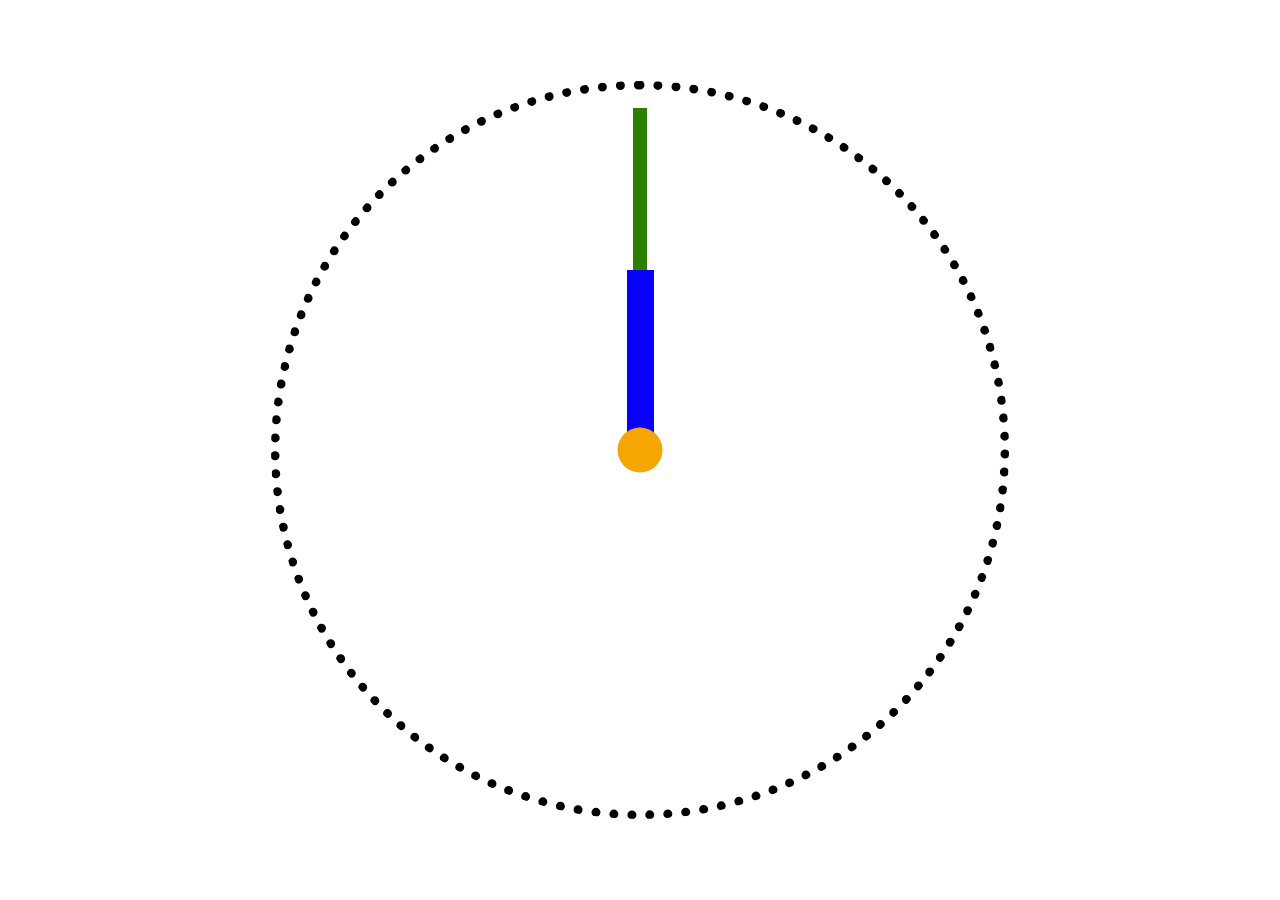
<file: index.html>
<!doctype html><html lang="en"><head><meta charset="utf-8"><meta name="viewport" content="width=device-width, user-scalable=no, initial-scale=1.0, maximum-scale=1.0, minimum-scale=1.0"><meta http-equiv="X-UA-Compatible" content="ie=edge"><title>Stop watch</title><link rel="stylesheet" href="index.909741d7.css"></head><body> <div class="stopwatch stopwatch--speed-up"> <div class="stopwatch__seconds-hand"></div> <div class="stopwatch__minutes-hand"></div> <div class="stopwatch__center"></div> </div> </body></html>
</file>
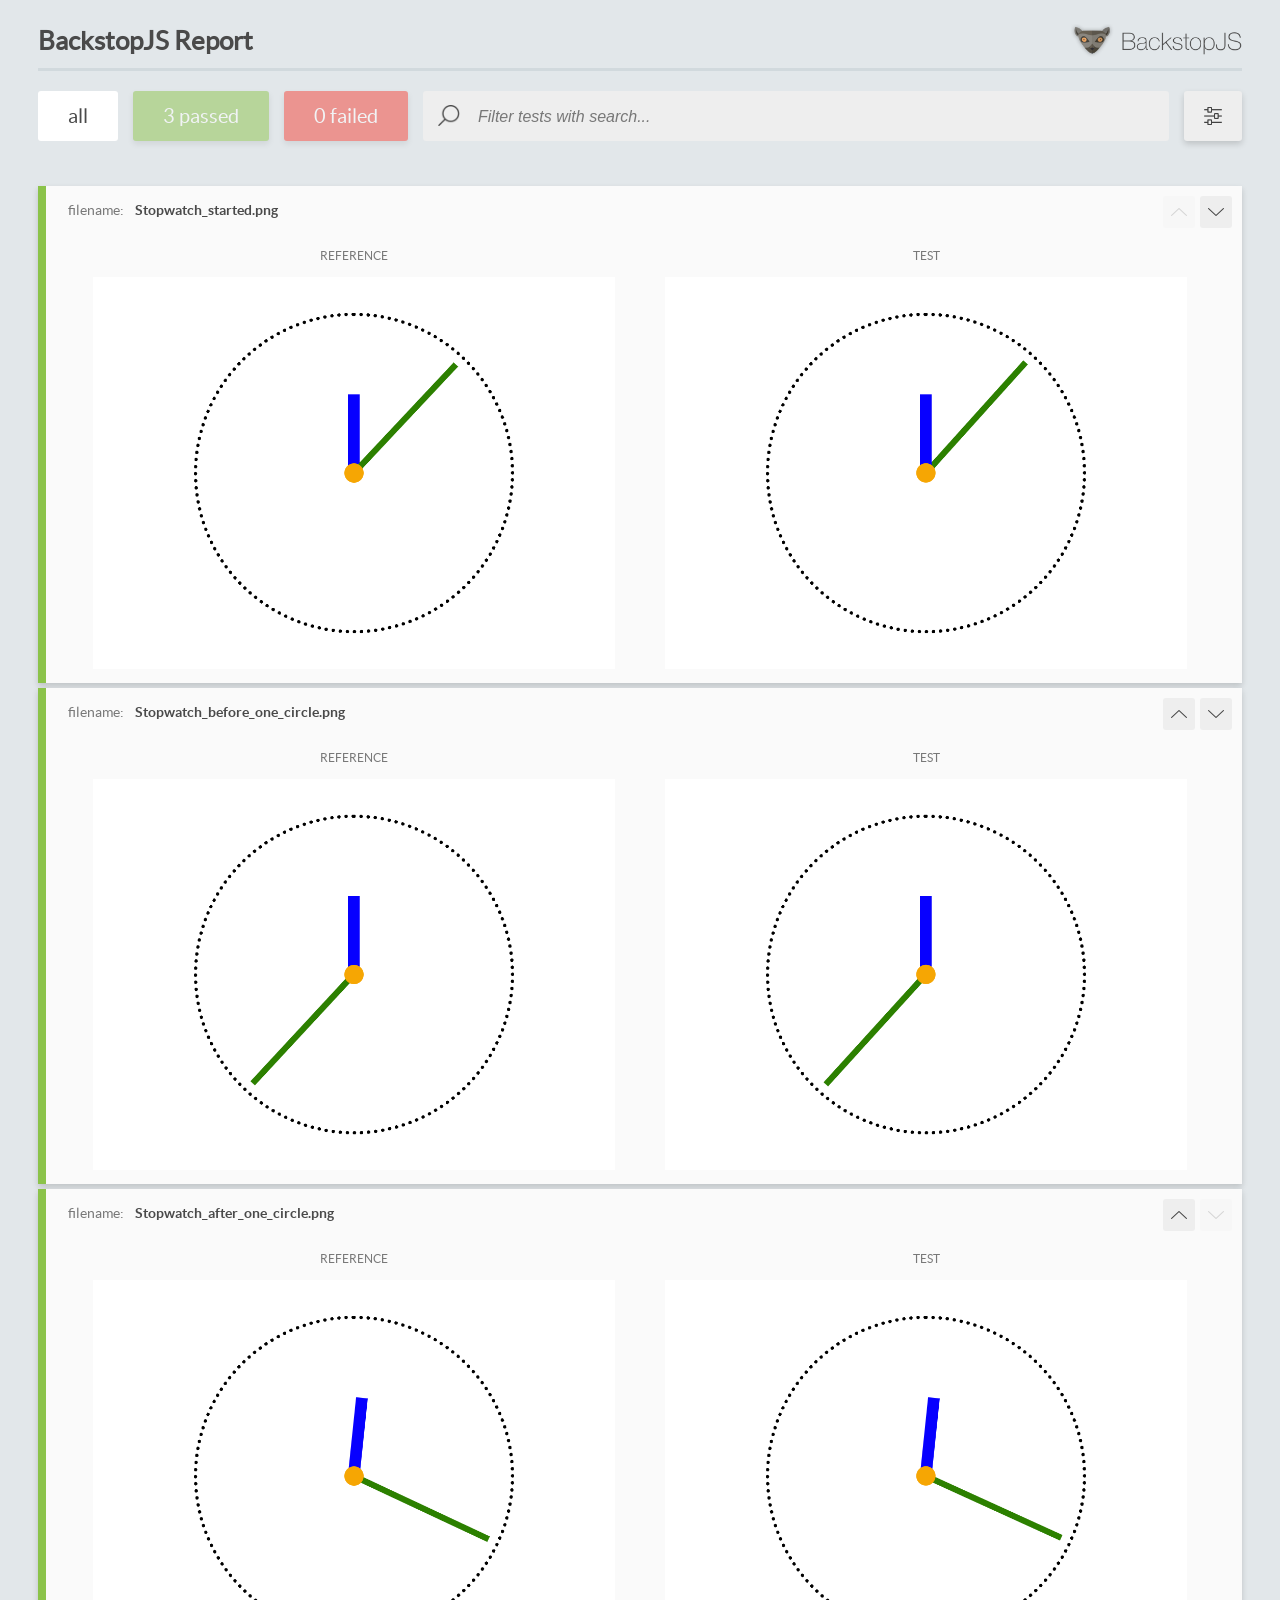
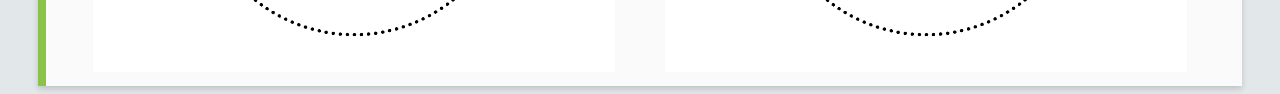
<file: report/html_report/index.html>
<!DOCTYPE html>
<html>
  <head>
    <meta charset="utf-8">
    <!-- Disable Cache -->
    <meta http-equiv="Cache-Control" content="no-cache, no-store, must-revalidate">
    <meta http-equiv="Pragma" content="no-cache">
    <meta http-equiv="Expires" content="0">

    <title>BackstopJS Report</title>

    <style>
      @font-face {
          font-family: 'latoregular';
          src: url('./assets/fonts/lato-regular-webfont.woff2') format('woff2'),
              url('./assets/fonts/lato-regular-webfont.woff') format('woff');
          font-weight: 400;
          font-style: normal;
      }
      @font-face {
          font-family: 'latobold';
          src: url('./assets/fonts/lato-bold-webfont.woff2') format('woff2'),
              url('./assets/fonts/lato-bold-webfont.woff') format('woff');
          font-weight: 700;
          font-style: normal;
      }

      .ReactModal__Body--open {
          overflow: hidden;
      }
      .ReactModal__Body--open .header {
        display: none;
      }

    </style>
  </head>
  <body style="background-color: #E2E7EA">
    <div id="root">

    </div>
    <script>
      function report (report) { // eslint-disable-line no-unused-vars
        window.tests = report;
      }
    </script>
    <script src="config.js"></script>
    <script src="index_bundle.js"></script>
  </body>
</html>
</file>
<file: index.909741d7.css>
body{justify-content:center;align-items:center;min-height:100vh;margin:0;display:flex}.stopwatch{border:1vmin dotted #000;border-radius:50%;width:80vmin;height:80vmin;position:relative}.stopwatch__seconds-hand{transform-origin:bottom;background-color:#2c8000;width:1.5vmin;height:38vmin;animation:60s linear infinite rotate;position:absolute;bottom:50%;left:calc(50% - .75vmin)}.stopwatch__minutes-hand{transform-origin:bottom;background-color:#0700ff;width:3vmin;height:20vmin;animation:3600s steps(60,end) infinite rotate;position:absolute;bottom:50%;left:calc(50% - 1.5vmin)}.stopwatch__center{background-color:#f6a603;border-radius:50%;width:5vmin;height:5vmin;position:absolute;top:50%;left:50%;transform:translate(-50%,-50%)}.stopwatch--speed-up .stopwatch__seconds-hand{animation-duration:10s}.stopwatch--speed-up .stopwatch__minutes-hand{animation:600s steps(60,end) infinite rotate}@keyframes rotate{0%{transform:rotate(0)}to{transform:rotate(360deg)}}
/*# sourceMappingURL=index.909741d7.css.map */
</file>
